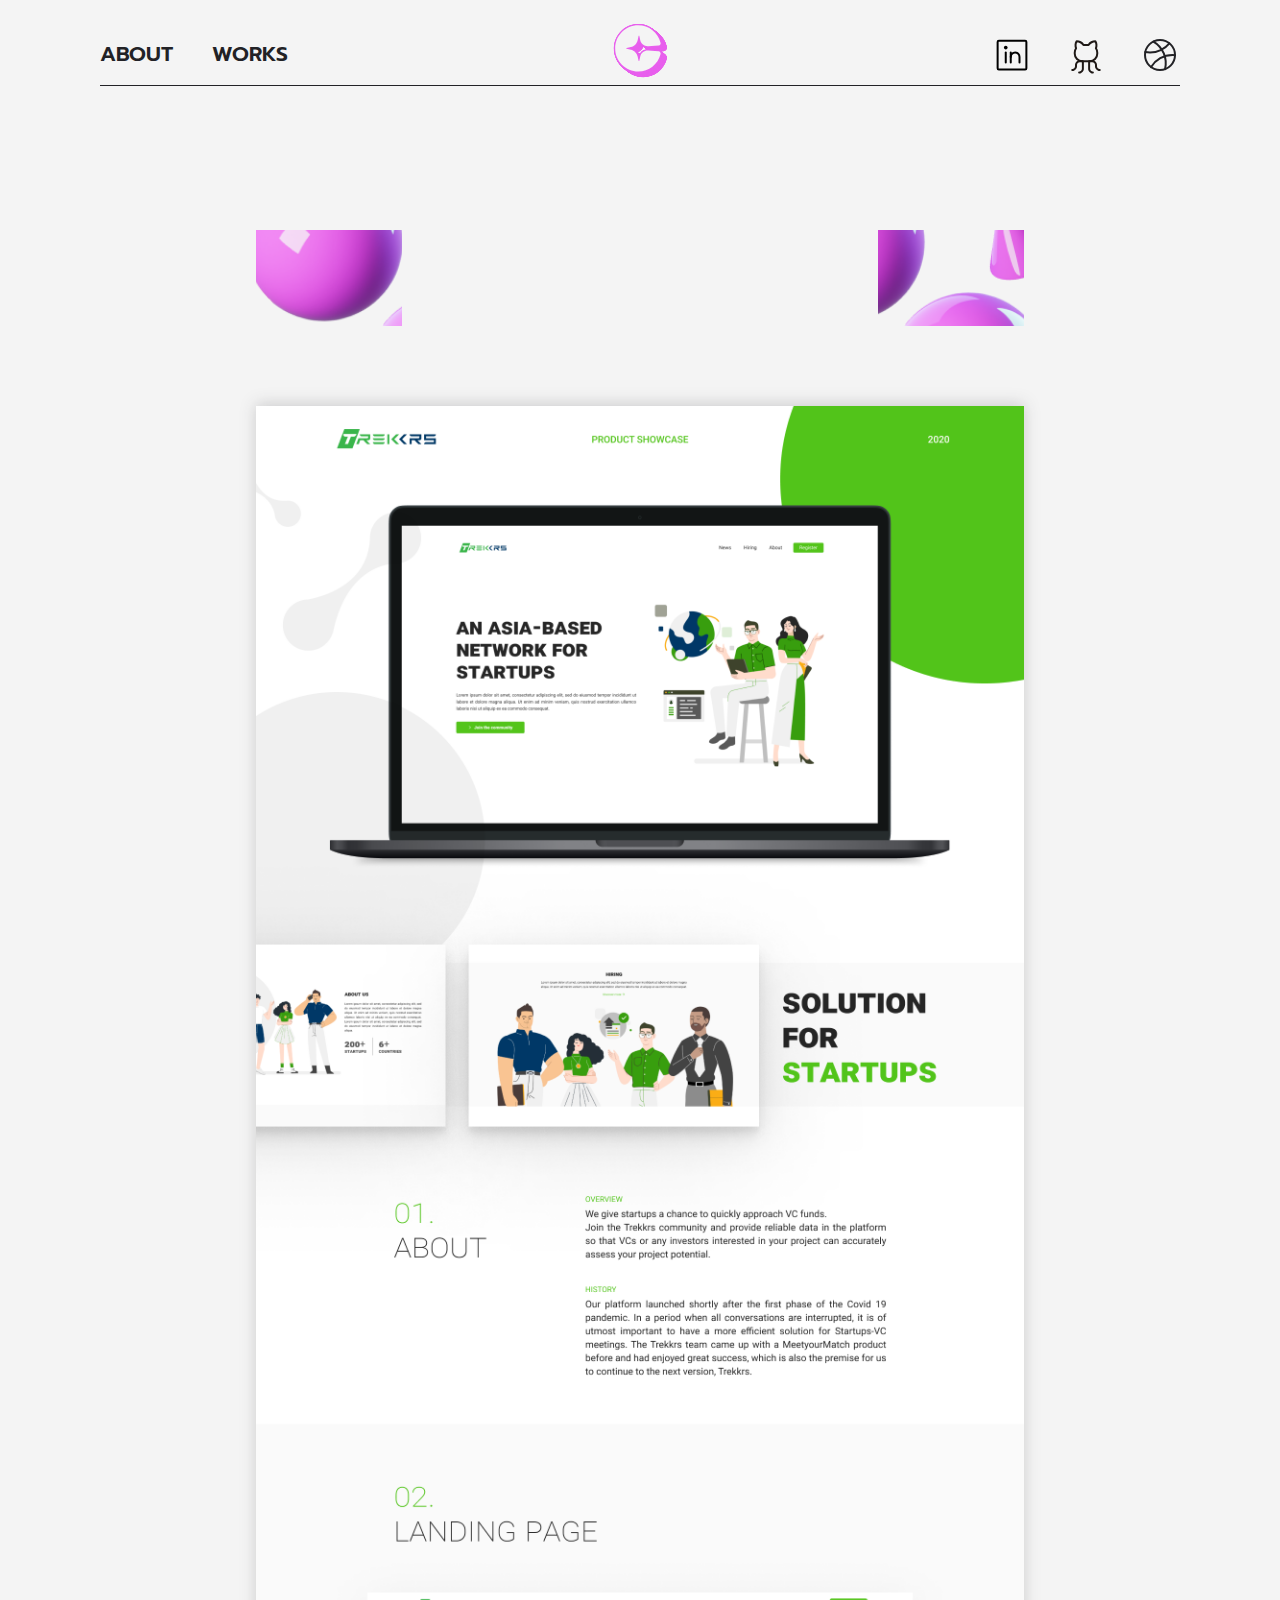
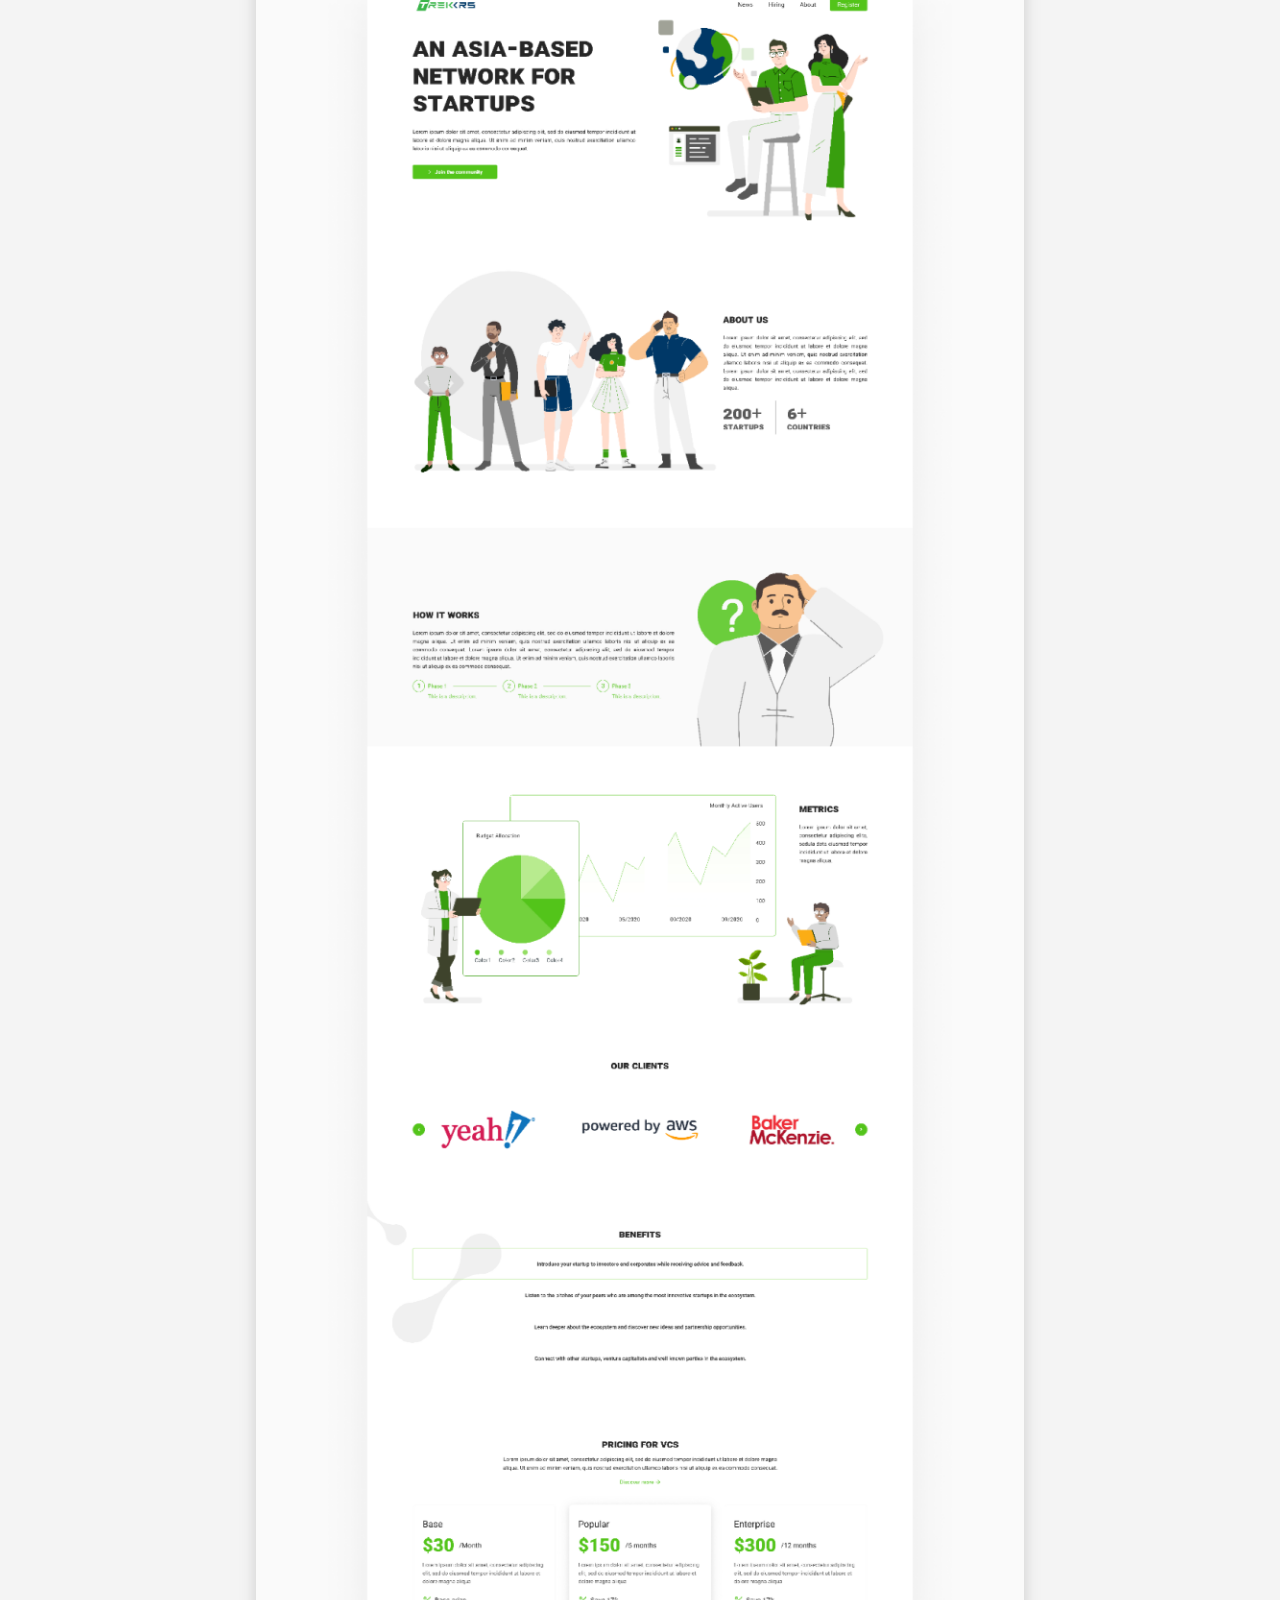
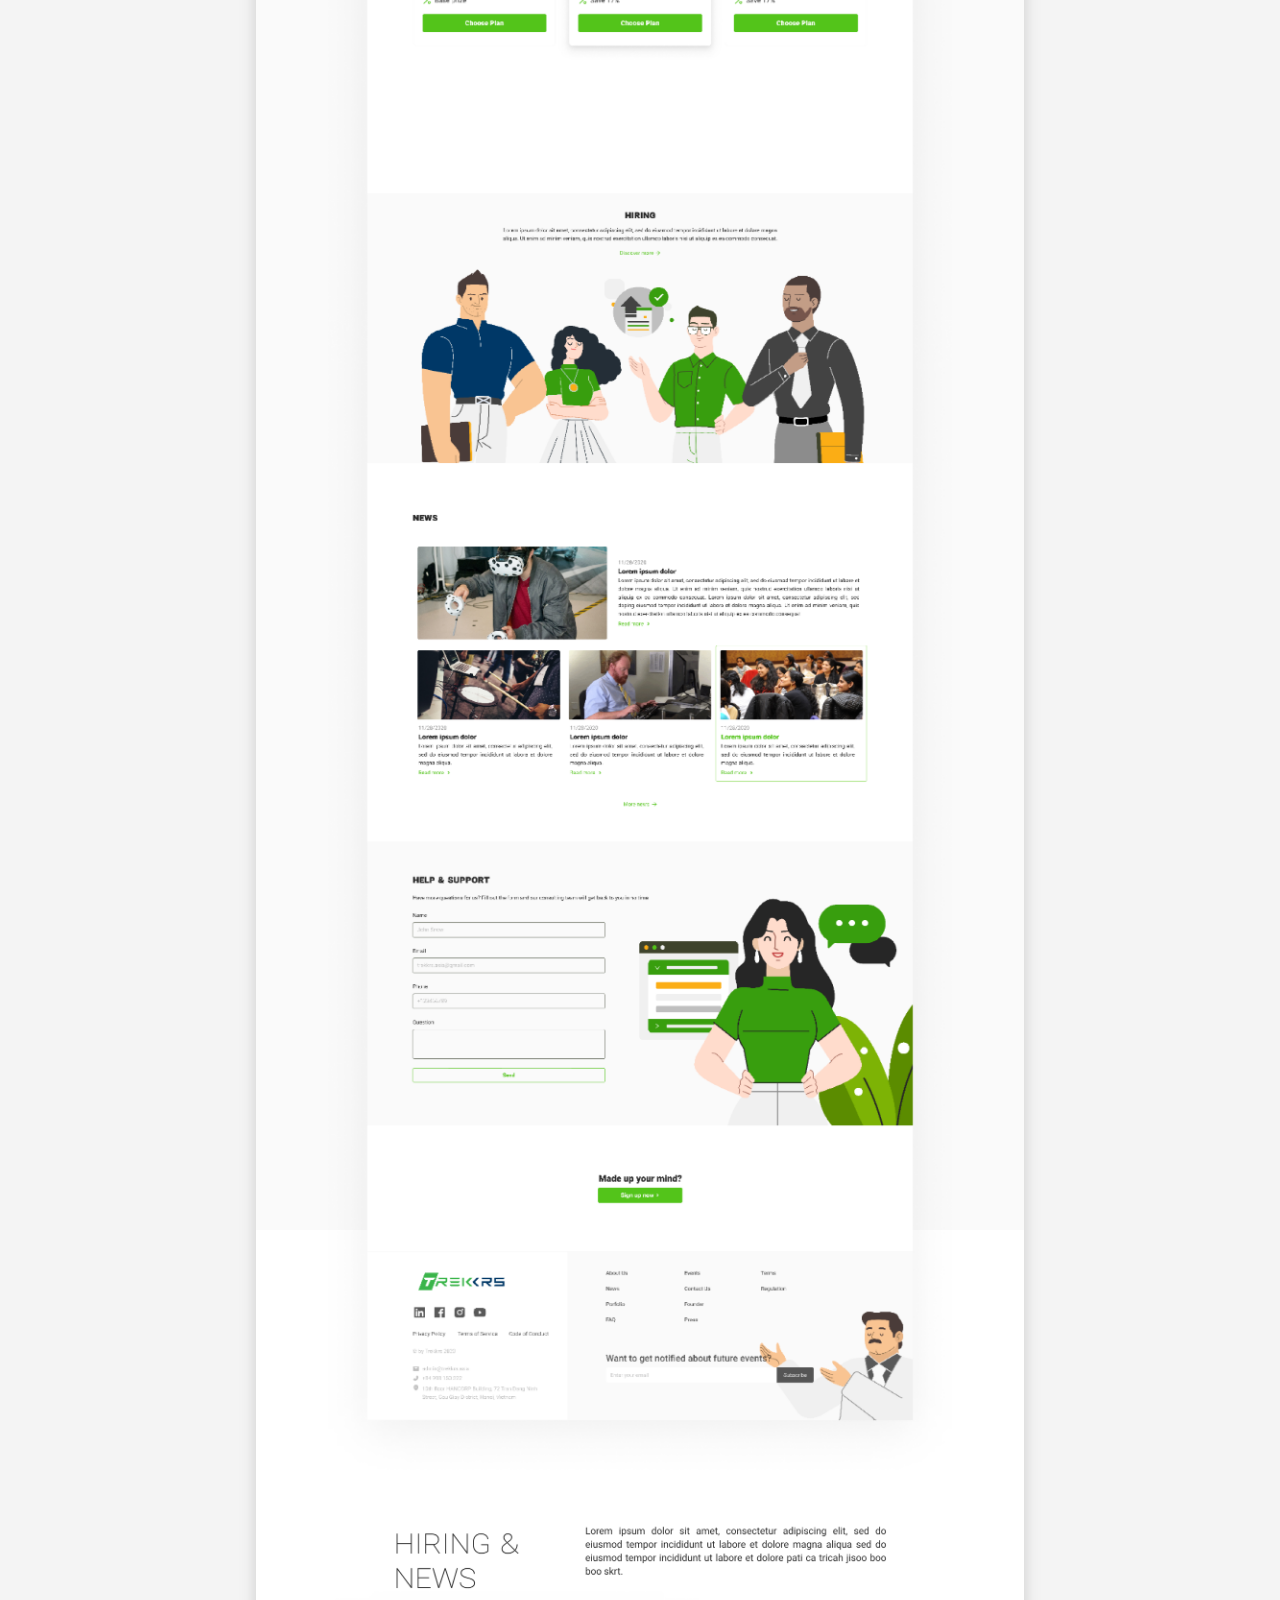
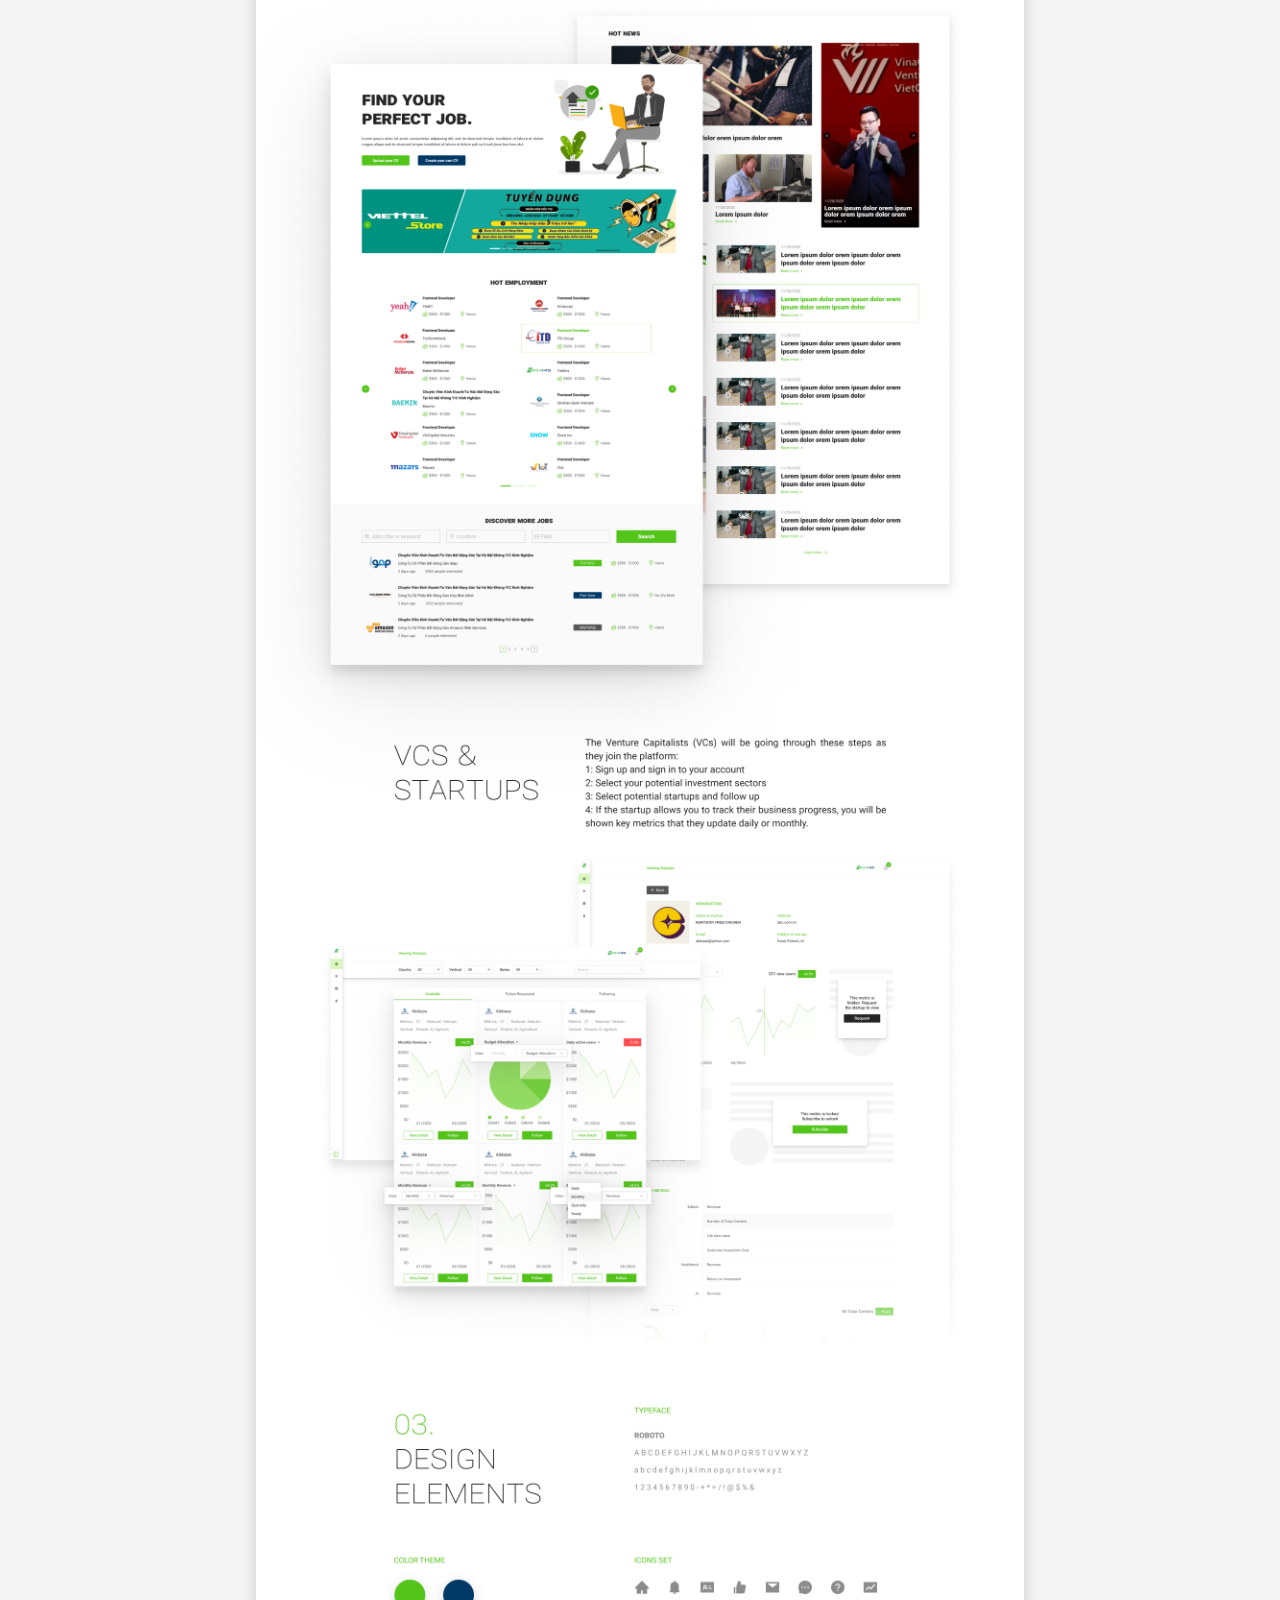
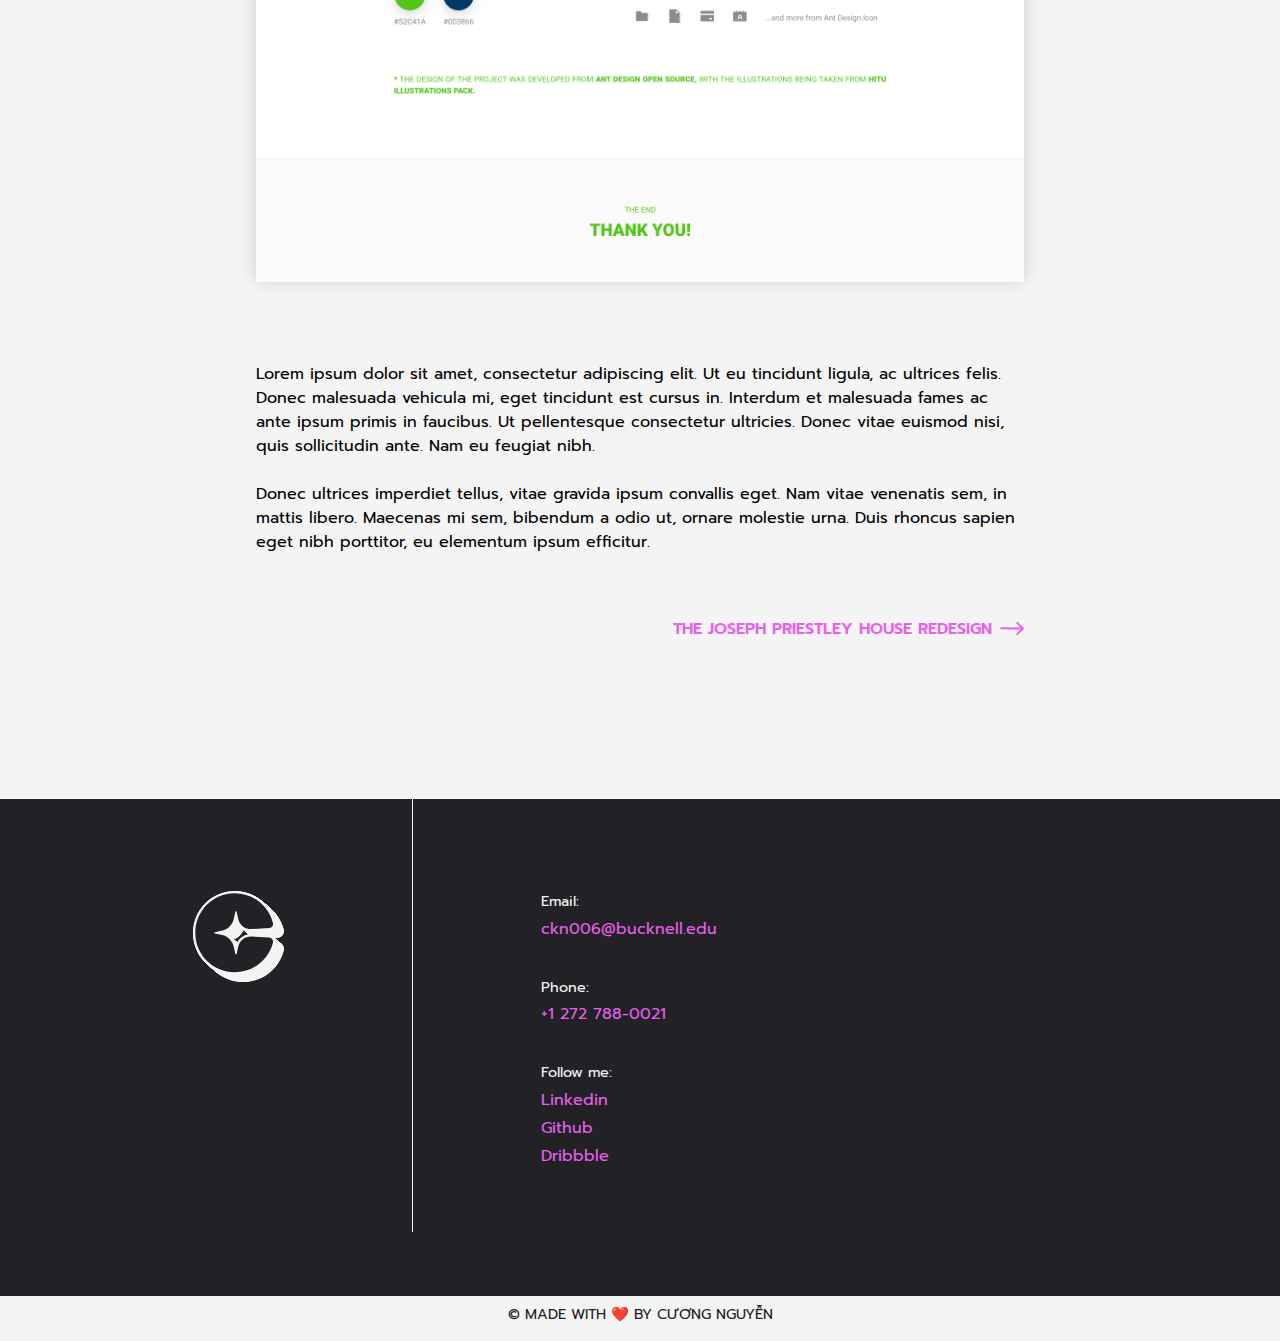
<file: work-trekkrs.html>
<html lang="en">
<head>
	<meta charset="UTF-8">
	<meta http-equiv="X-UA-Compatible" content="IE=edge">
	<meta name="viewport" content="width=device-width, initial-scale=1.0">
	<title>Cuong Nguyen's portfolio</title>
	<link rel="preconnect" href="https://fonts.googleapis.com"> 
	<link rel="preconnect" href="https://fonts.gstatic.com" crossorigin>
	<link href="https://fonts.googleapis.com/css2?family=Prompt:wght@400;600;900&display=swap" rel="stylesheet">
	<link rel="stylesheet" href="style.css">
	<script src="https://ajax.googleapis.com/ajax/libs/jquery/3.6.0/jquery.min.js"></script>
	<script src="script.js" defer></script>
</head>
<body>
	<!-- NAV BAR -->
	<header style="padding-top: 16px;">
		<nav class="wrapper-grid">
				<ul>
					<ul class="nav-container">
						<a href="about.html"><li><h2>About</h2></li></a>
						<a href="works.html"><li><h2>Works</h2></li></a>
					</ul>
					<li><a href="index.html"><img src="assets/cLogo.svg" width="54px" height="54px"></a></li>
					<ul class="nav-container">
						<a href="https://www.linkedin.com/in/cuong-nguyen-3186301a2/" target="_blank" class="nav-icon" id="linkedin"></a>
						<a href="https://github.com/nkcuong2761" target="_blank" class="nav-icon" id="github"></a>
						<a href="https://dribbble.com/ckuong" target="_blank" class="nav-icon" id="dribbble"></a>
					</ul>
					<img src="assets/List.svg" id="menu-icon" onclick="openMenu()">
				</ul>
		</nav>
		<div id="dropdown-menu">
			<a href="about.html"><h2>About</h2></a>
			<a href="works.html"><h2>Works</h2></a>
			<ul>
				<a href="https://www.linkedin.com/in/cuong-nguyen-3186301a2/" target="_blank"><li><img class="nav-icon" src="assets/LinkedinLogo.svg"></li></a>
				<a href="https://github.com/nkcuong2761" target="_blank"><li><img class="nav-icon" src="assets/GithubLogo.svg"></li></a>
				<a href="https://dribbble.com/ckuong" target="_blank"><li><img class="nav-icon" src="assets/DribbbleLogo.svg"></li></a>
			</ul>
		</div>
		<div class="seperator-h" style="background-color: #222226; margin: 0 var(--gap);"></div>
	</header>

	<!-- HERO BANNER -->
	<main>
		<section class="hero-banner">
			<div class="wrapper-grid">
        <div class="h-container_grid web-elem">
					<div class="line-wrapper">
            <div class="image-wrapper"><img src="assets/pattern-big.png" style="
              transform: scale(3) translate(10%, 10%);"></div>
						<div class="heading-wrapper">
              <h1 class="delay1">Trekkrs</h1>
            </div>
						<div class="image-wrapper"><img src="assets/pattern-big.png" style="
              transform: scale(3) translate(-10%, 10%);"></div>
					</div>
        </div>
        <div class="h-container_grid mobile-elem">
					<div>
            <div class="line-wrapper">
              <div class="heading-wrapper">
                <h1>Trekkrs</h1>
              </div>
              <div class="image-wrapper"><img src="assets/pattern-mobile-s2.png" style="
                transform: scale(3) translate(-10%, 5%);"></div>
            </div>
          </div>
        </div>

        <img class="img-product" src="assets/trekkrs/Behance Showcase.png">
        
        <div style="display: flex; justify-content: center;">
          <div id="para">
            <p>Lorem ipsum dolor sit amet, consectetur adipiscing elit. Ut eu tincidunt ligula, ac ultrices felis. Donec malesuada vehicula mi, eget tincidunt est cursus in. Interdum et malesuada fames ac ante ipsum primis in faucibus. Ut pellentesque consectetur ultricies. Donec vitae euismod nisi, quis sollicitudin ante. Nam eu feugiat nibh.<br><br>
                    Donec ultrices imperdiet tellus, vitae gravida ipsum convallis eget. Nam vitae venenatis sem, in mattis libero. Maecenas mi sem, bibendum a odio ut, ornare molestie urna. Duis rhoncus sapien eget nibh porttitor, eu elementum ipsum efficitur.</p>
            <a class="next-work-link" href="work-josephp.html">
              <h3>The Joseph Priestley House redesign</h3>
              <svg width="24" height="21" viewBox="0 0 24 21" fill="none" xmlns="http://www.w3.org/2000/svg">
                <path d="M1.13867 10.2808L22.0288 10.5" stroke="currentColor" stroke-width="2" stroke-linecap="round" stroke-linejoin="round"/>
                <path d="M17.2637 16.0977L22.8614 10.4999L17.2637 4.90222" stroke="currentColor" stroke-width="2" stroke-linecap="round" stroke-linejoin="round"/>
              </svg>
            </a>
          </div>
        </div>
        
			</div>
		</section>

    <section class="my-works">
			<div class="wrapper-grid" style="padding-top: 0;">
				<!-- FOOTER -->
				<footer>
					<!-- <div class="seperator-h" style="background-color: #F4F4F4;"></div> -->

					<div class="footer-wrapper">
						<a href="index.html" style="width: 92px; height: 92px;" id="logo"></a>

						<div class="seperator-v web-elem" style="background-color: #F4F4F4;"></div>

						<div class="footer-contact">
							<div>
								<small>Email:</small>
								<a href="mailto:ckn006@bucknell.edu"><em>ckn006@bucknell.edu</em></a>
							</div>
							<div>
								<small>Phone:</small>
								<em>+1 272 788-0021</em>
							</div>
							<div>
								<small>Follow me:</small>
								<a href="https://www.linkedin.com/in/cuong-nguyen-3186301a2/" target="_blank"><em>Linkedin</em></a>
								<a href="https://github.com/nkcuong2761" target="_blank"><em>Github</em></a>
								<a href="https://dribbble.com/ckuong" target="_blank"><em>Dribbble</em></a>
							</div>
						</div>

					</div>
				</footer>

			</div>
		</section>
	</main>

	<!-- COPYRIGHT -->
	<section class="copyright">
		<small>© MADE WITH ❤️ BY CƯƠNG NGUYỄN</small>
	</section>
	
</body>
</html>
</file>
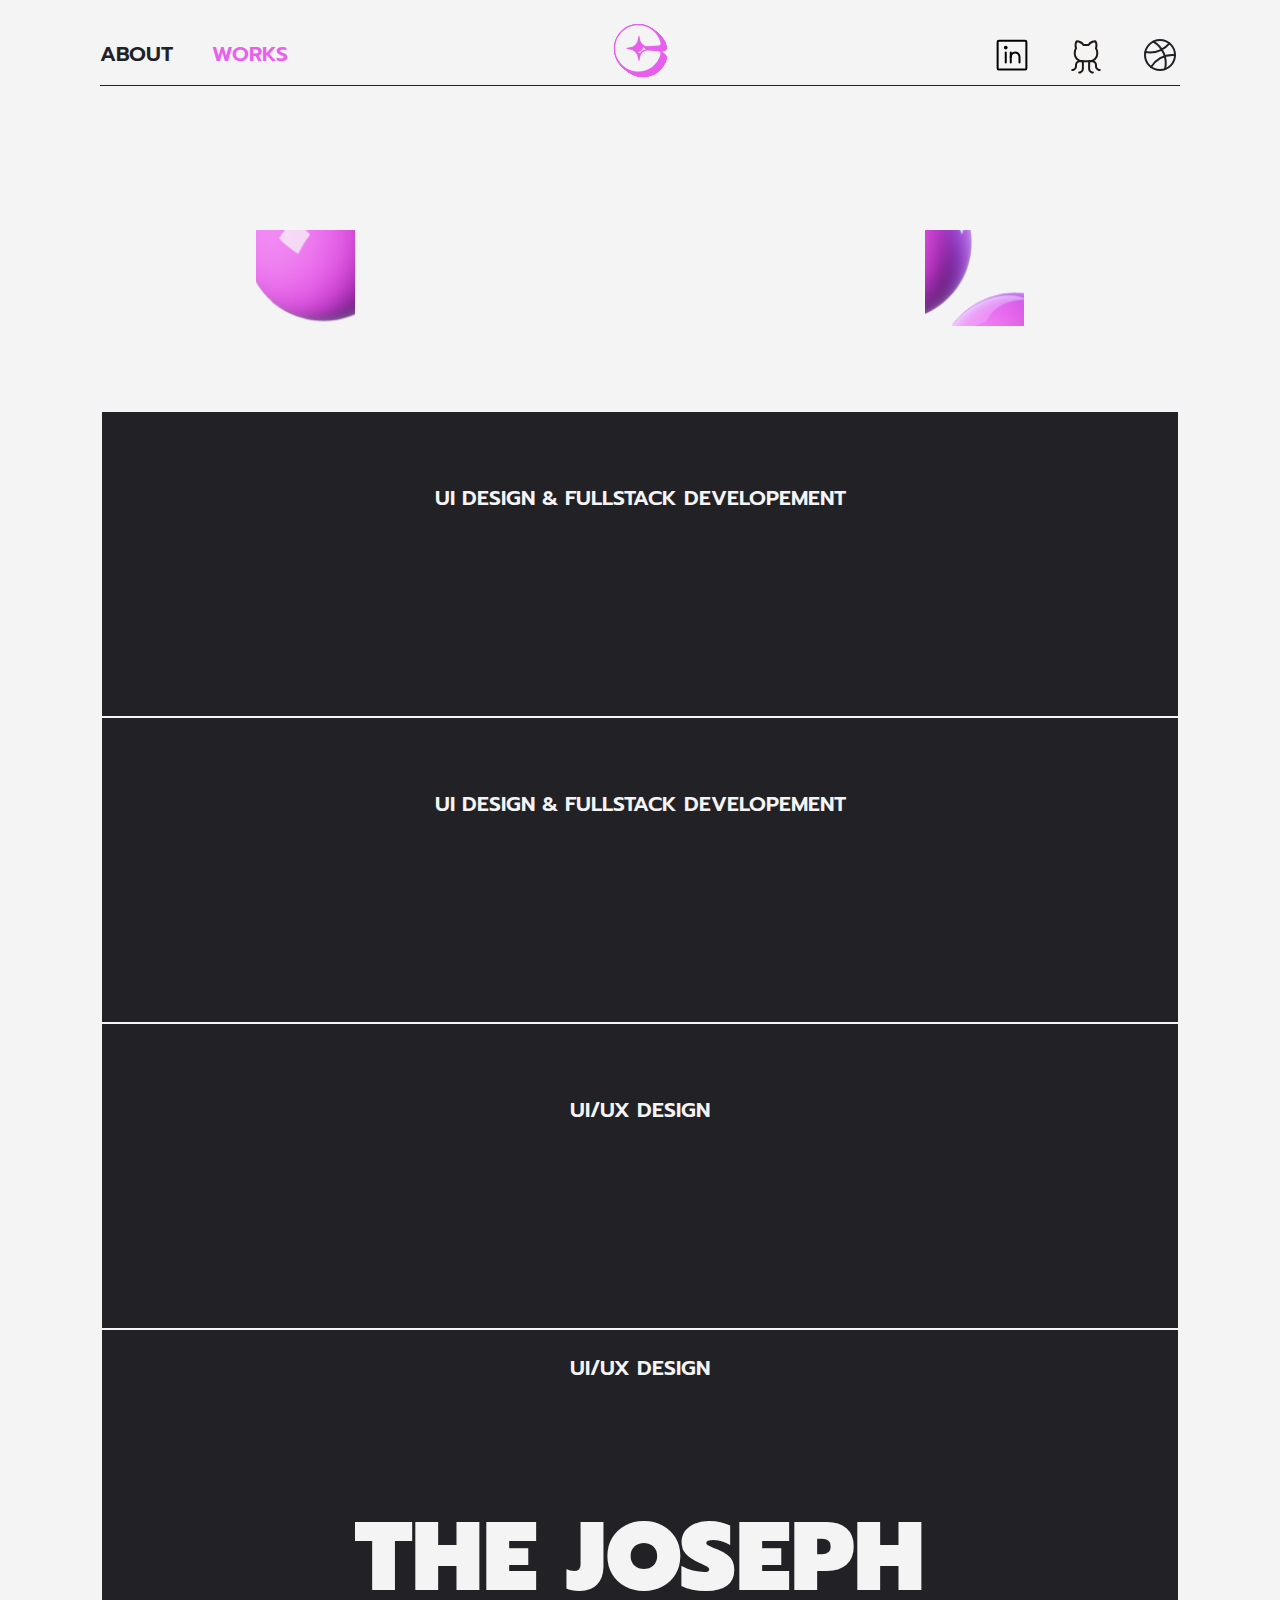
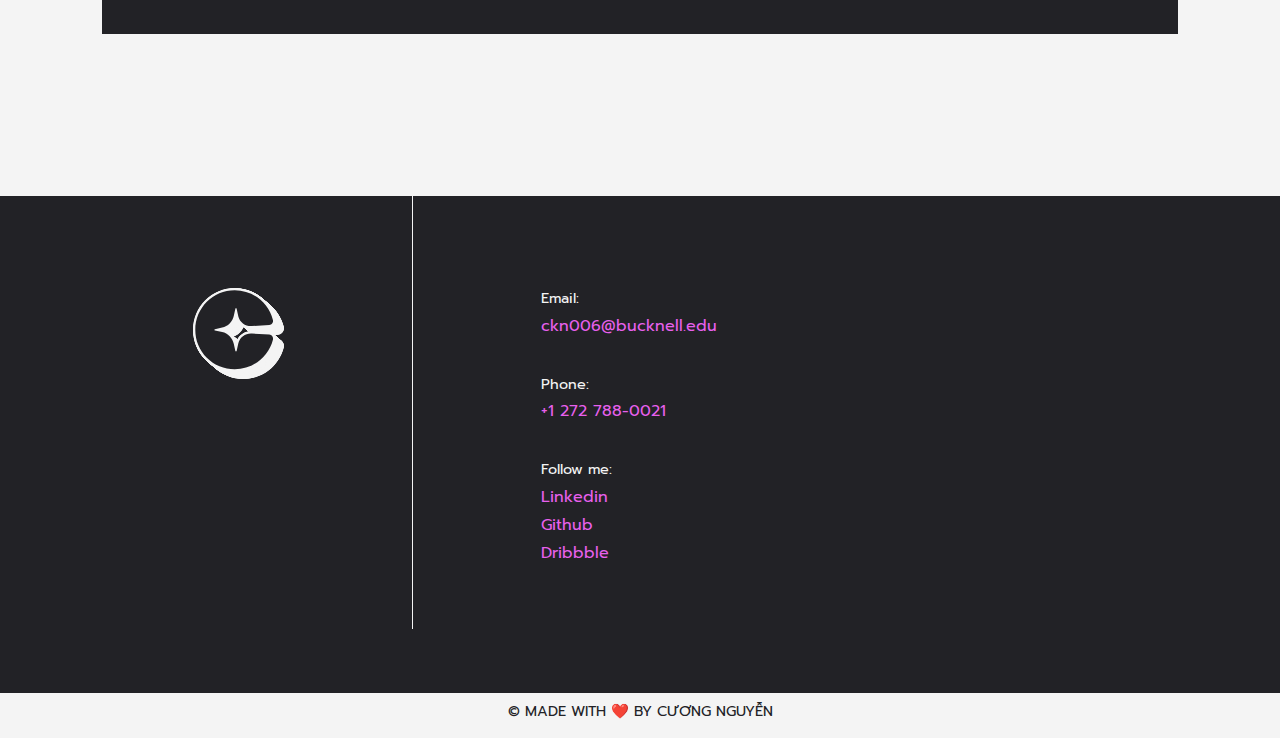
<file: works.html>
<html lang="en">
<head>
	<meta charset="UTF-8">
	<meta http-equiv="X-UA-Compatible" content="IE=edge">
	<meta name="viewport" content="width=device-width, initial-scale=1.0">
	<title>Cuong Nguyen's portfolio</title>
	<link rel="preconnect" href="https://fonts.googleapis.com"> 
	<link rel="preconnect" href="https://fonts.gstatic.com" crossorigin>
	<link href="https://fonts.googleapis.com/css2?family=Prompt:wght@400;600;900&display=swap" rel="stylesheet">
	<link rel="stylesheet" href="style.css">
	<link rel="stylesheet" href="styleAbout.css">
	<script src="https://ajax.googleapis.com/ajax/libs/jquery/3.6.0/jquery.min.js"></script>
	<script src="script.js" defer></script>
</head>
<body>
	<!-- NAV BAR -->
	<header style="padding-top: 16px;">
		<nav class="wrapper-grid">
				<ul>
					<ul class="nav-container">
						<a href="about.html"><li><h2>About</h2></li></a>
						<a href="" style="color: #E860ED;"><li><h2>Works</h2></li></a>
					</ul>
					<li><a href="index.html"><img src="assets/cLogo.svg" width="54px" height="54px"></a></li>
					<ul class="nav-container">
						<a href="https://www.linkedin.com/in/cuong-nguyen-3186301a2/" target="_blank" class="nav-icon" id="linkedin"></a>
						<a href="https://github.com/nkcuong2761" target="_blank" class="nav-icon" id="github"></a>
						<a href="https://dribbble.com/ckuong" target="_blank" class="nav-icon" id="dribbble"></a>
					</ul>
					<img src="assets/List.svg" id="menu-icon" onclick="openMenu()">
				</ul>
		</nav>
		<div id="dropdown-menu">
			<a href="about.html"><h2>About</h2></a>
			<a href="" style="color: #E860ED;"><h2>Works</h2></a>
			<ul>
				<a href="https://www.linkedin.com/in/cuong-nguyen-3186301a2/" target="_blank"><li><img class="nav-icon" src="assets/LinkedinLogo.svg"></li></a>
				<a href="https://github.com/nkcuong2761" target="_blank"><li><img class="nav-icon" src="assets/GithubLogo.svg"></li></a>
				<a href="https://dribbble.com/ckuong" target="_blank"><li><img class="nav-icon" src="assets/DribbbleLogo.svg"></li></a>
			</ul>
		</div>
		<div class="seperator-h" style="background-color: #222226; margin: 0 var(--gap);"></div>
	</header>

	<!-- HERO BANNER -->
	<main>
		<section class="hero-banner">
			<div class="wrapper-grid">
        <div class="h-container_grid web-elem">
					<div class="line-wrapper">
            <div class="image-wrapper"><img src="assets/pattern-big.png" style="
              transform: scale(3) translate(10%, 10%);"></div>
						<div class="heading-wrapper">
              <h1>My works</h1>
            </div>
						<div class="image-wrapper"><img src="assets/pattern-big.png" style="
              transform: scale(3) translate(-10%, 10%);"></div>
					</div>
        </div>
        <div class="h-container_grid mobile-elem">
					<div>
            <div class="line-wrapper">
              <div class="heading-wrapper">
                <h1>My</h1>
              </div>
              <div class="image-wrapper"><img src="assets/pattern-mobile-s2.png" style="
                transform: scale(3) translate(-10%, 5%);"></div>
            </div>
            <div class="line-wrapper">
              <div class="image-wrapper"><img src="assets/pattern-mobile-b.png" style="
                transform: scale(3.2) translate(0, 5%);"></div>
              <div class="heading-wrapper">
                <h1>works</h1>
              </div>
            </div>
          </div>
        </div>

        <table style="margin-top: 84px;">
					<tr id="work-pizza4p"><td>
						<h2>UI design & fullstack developement</h2>
						<div class="heading-wrapper">
							<h1>Pizza 4p's app</h1>
						</div>
					</td></tr>
					<tr id="work-rsf"><td>
						<h2>UI design & fullstack developement</h2>
						<div class="heading-wrapper">
							<h1>ready, set, fit</h1>
						</div>
					</td></tr>
					<tr id="work-trekkrs"><td>
						<h2>UI/ux design</h2>
						<div class="heading-wrapper">
							<h1>trekkrs</h1>
						</div>
					</td></tr>
					<tr id="work-josephp"><td>
						<h2>UI/ux design</h2>
						<div class="heading-wrapper">
							<h1>The Joseph Priestley House</h1>
						</div>
					</td></tr>
					
				</table>
			</div>
		</section>

		<section class="my-works">
			<div class="wrapper-grid" style="padding-top: 0;">
				<!-- FOOTER -->
				<footer>
					<!-- <div class="seperator-h" style="background-color: #F4F4F4;"></div> -->

					<div class="footer-wrapper">
						<a href="index.html" style="width: 92px; height: 92px;" id="logo"></a>

						<div class="seperator-v web-elem" style="background-color: #F4F4F4;"></div>

						<div class="footer-contact">
							<div>
								<small>Email:</small>
								<a href="mailto:ckn006@bucknell.edu"><em>ckn006@bucknell.edu</em></a>
							</div>
							<div>
								<small>Phone:</small>
								<em>+1 272 788-0021</em>
							</div>
							<div>
								<small>Follow me:</small>
								<a href="https://www.linkedin.com/in/cuong-nguyen-3186301a2/" target="_blank"><em>Linkedin</em></a>
								<a href="https://github.com/nkcuong2761" target="_blank"><em>Github</em></a>
								<a href="https://dribbble.com/ckuong" target="_blank"><em>Dribbble</em></a>
							</div>
						</div>

					</div>
				</footer>

			</div>
		</section>
	</main>

	<!-- COPYRIGHT -->
	<section class="copyright">
		<small>© MADE WITH ❤️ BY CƯƠNG NGUYỄN</small>
	</section>
	
</body>
</html>
</file>
<file: style.css>
@import 'animation.css';
@import 'styleAbout.css';

/* GLOBAL STYLING */
html {
    font-size: 100%;
    --maxWidth: 94.5rem;
    --gap: 5.75rem;
    --gapReversed: -5.75rem;
    --widthPara: 60vw;
    --maxWidthPara: 1070px;
    --paddingTop: 10rem;
    --headingHeight: 6rem;
}
body {
    background-color: #F4F4F4;
    font-family: 'Prompt', sans-serif;
}

/* TYPOGRAPHY */
h1, h2, h3 {
    text-transform: uppercase;
    margin: 0;
    padding: 0;
    line-height: 100%;
}

h1 {
    font-size: var(--headingHeight);
    font-weight: 900;
}

h2 {
    font-size: 1.3rem;
    font-weight: 600;
}

h3 {
    font-size: 1rem;
    font-weight: 600;
}

p, em {
    margin: 0;
    padding: 0;
    font-size: 1rem;
    font-weight: 400;
    line-height: 150%;
}

small {
    margin: 0;
    padding: 0;
    font-size: 0.9rem;
    font-weight: 400;
    line-height: 150%;
}

em {
    font-style: normal;
    color: #E860ED;
}

/* random stuffs */
.wrapper-grid {
    max-width: var(--maxWidth);
    margin: 0 auto;
    padding: 0 var(--gap);
    text-align: center;
}
.seperator-h {
    height: 1px;
    max-width: var(--maxWidth);
}
.seperator-v {
    width: 1px;
    align-self: stretch;
}

/* NAVIGATION BAR */
ul {
    margin: 0;
    padding: 0;
}
nav {
    margin-bottom: 1rem;
}
nav ul {
    display: flex;
    list-style: none;
    justify-content: space-between;
    align-items: center;
}
.nav-container {
    width: 11.75rem;
    display: flex;

}
.nav-icon {
    width: 2.5rem;
    height: 2.5rem;
}

#dropdown-menu {
    /* position:absolute; */
    display: none;
    width: 100vw;
    margin: 0 -8px;
    gap: 2.25em;
    flex-direction: column;
    padding: 36px 0px 36px 0px;
    align-items: center;
    background-color: #F4F4F4;
    z-index: 3;
}
#dropdown-menu ul {
    display: flex;
    list-style: none;
    align-items: center;
    gap: 24px;
}

/* HERO BANNER */
.hero-banner {
    padding-top: 9rem;
}
.h-container_grid {
    /* grid-column: 2/6; */
    /* position: relative; */
    margin: 0 auto;
    width: var(--widthPara);
    max-width: var(--maxWidthPara);
    display: flex;
    gap: 2.25rem;
    flex-direction: column;
}
.line-wrapper {
    display: flex;
    justify-content: space-between;
    align-items: center;
    gap: 1rem;
    height: var(--headingHeight);
}
.heading-wrapper {
    flex-shrink: 0;
    overflow: hidden;
}
.line-wrapper .button {
    flex-grow: 3;
}
.image-wrapper {
    flex-grow: 3;
    height: var(--headingHeight);
    overflow: hidden;
}
.image-wrapper img {
    flex-grow: 3;
    height: var(--headingHeight);
    object-fit: cover;
}

.hero-images {
    margin: -5rem -8px -7rem -8px;
    width: 100vw;
}

/* BUTTON */
.button {
    display: flex;
    height: 4.5rem;
    gap: 0.25rem;
    align-items: center;
    justify-content: center;
    color: #E860ED;
    border: 2px solid #E860ED;
    z-index: 5;
    font-family: inherit;
}

/* ABOUT ME */
.about-me {
    margin: var(--paddingTop) auto 0 auto;
    display: flex;
    max-width: var(--maxWidth);
    padding: 0 var(--gap);
    gap: 1.5rem;
    height: 28rem;
}
.about-me img {
    object-fit: cover;
}
.about-me .img-1 {
    min-width: 30%;
}
.about-me .img-2 {
    min-width: 6.25rem;
}
.aboutme-container {
    flex-shrink: 0;
    display: flex;
    flex-direction: column;
    justify-content: space-between;
    /* gap: 36px; */
}
.aboutme-container .button {
    width: 248px;
}

/* MY WORKS */
.my-works {
    background-color: #222226;
    margin: var(--paddingTop) -8px 0px -8px;
    padding: 0 8px;
    padding-bottom: 4rem;
    color: #F4F4F4;
}
table, th, td {
    border: 1px solid #F4F4F4;
}
table {
    color:#F4F4F4;
    width: 100%;
    border-collapse: collapse;
}
td {
    color: #F4F4F4;
    background-color: #222226;
}
td, th {
    display: flex;
    flex-direction: column;
    justify-content: center;
    align-items: center;
    gap: 2.25rem;
    height: 19rem;
    text-align: center;
    padding: 0 2rem;
}
th {
    background-color: #F4F4F4;
    color: #222226;
}

/* FOOTER */
footer {
    margin-top: var(--paddingTop);
}
.footer-wrapper {
    display: flex;
    align-items: flex-start;
    gap: 8rem;
}
.footer-wrapper #logo {
    margin: var(--gap) 0 0 var(--gap)
}
.footer-contact {
    padding-top: var(--gap);
    padding-bottom: 4rem;
    display: flex;
    flex-direction: column;
    align-items: flex-start;
    gap: 2.25rem;
}
.footer-contact div {
    display: flex;
    flex-direction: column;
    align-items: flex-start;
    gap: 0.25rem;
}

/* COPYRIGHT */
.copyright {
    padding: 0.5rem 0;
    text-align: center;
    background-color: #F4F4F4;
    color: #222226;
}


/* MEDIA QUERIES */
@media screen and (max-width: 651px) {
    .web-elem, .nav-container{
        display: none;
    }
    .mobile-elem {
        display:flex;
    }
    html {
        font-size: 80%;
        --gap: 1rem;
        --headingHeight: 5rem;
    }
    .wrapper-grid {
        max-width: var(--maxWidth);
        margin: 0 auto;
        padding: 0 var(--gap);
        text-align: center;
    }

    .h-container_grid {
        width: 100%;
    }
    .hero-images {
        margin: 5rem -8px 0px -8px;
    }

    .about-me {
        /* margin: var(--paddingTop) auto 0 auto; */
        flex-direction: column;
        /* gap: 1.5rem; */
        height: auto;
    }
    .about-me .img-2 {
        max-height: 10rem;
    }
    .aboutme-container {
        align-items: center;
        text-align: center;
        gap: 2rem;
    }
    .aboutme-container .button {
        width: 100%;
    }

    td, th {
        height: 24rem;
    }

    .footer-wrapper {
        flex-direction: column;
        gap: 2rem;
    }
    .footer-wrapper #logo {
        margin: 2rem 0 0 0;
    }

    h1 {
        font-size: 6rem;
    }
    h3, p, em {
        font-size: 1.2rem;
    }
    small {
        font-size: 1rem;
    }
}
@media screen and (min-width: 652px) and (max-width: 1239px) {
    .web-elem{
        display: flex;
    }
    .mobile-elem, #menu-icon {
        display: none;
    }
    html {
        font-size: 90%;
        --gap: 2rem;
    }
    .h-container_grid {
        width: 100%;
    }

    .about-me {
        flex-direction: column;
        height: auto;
    }
    .about-me .img-2 {
        max-height: 10rem;
    }
    .aboutme-container {
        align-items: center;
        text-align: center;
        gap: 2rem;
    }
    .aboutme-container .button {
        width: 100%;
    }
}
@media screen and (min-width: 1240px) {
    .web-elem{
        display: flex;
    }
    .mobile-elem, #menu-icon {
        display: none;
    }
    html {
        font-size: 100%;
        --gap: 5.75rem;
    }
}
</file>
<file: styleAbout.css>
.img-bizpitch {
  width: 100%;
  height: 800px;
  object-fit: cover;
  padding-top: 5rem;
  filter: drop-shadow(0px 4px 115px rgba(232, 96, 237, 0.0969343)) drop-shadow(0px 0.893452px 25.6868px rgba(232, 96, 237, 0.143066)) drop-shadow(0px 0.266004px 7.64762px rgba(232, 96, 237, 0.24));
}

.wrapper-grid #para {
  text-align: start;
  padding-top: 5rem;
  display: flex;
  justify-content: center;
  flex-direction: column;
  gap: 4rem;
}

.wrapper-grid .button {
  width: 424px;
  align-self: center;
}

.img-product {
  width: var(--widthPara);
  max-width: var(--maxWidthPara);
  object-fit: cover;
  padding-top: 5rem;
  filter: drop-shadow(0px -2px 8px rgba(34, 34, 38, 0.19));
}

.next-work-link {
  display: flex;
  align-items: center;
  gap: 8px;
  justify-content: end;
}
.next-work-link svg {
  color: #E860ED;
}

/* MEDIA QUERIES */
@media screen and (max-width: 651px) {
  .img-bizpitch {
    padding-top: 3rem;
    height: 520px;
  }
  .wrapper-grid #para {
    padding-top: 3rem;
    width: 100%;
  }
  .wrapper-grid .button {
    width: 100%;
  }
}

@media screen and (max-width: 1239px) {
  .wrapper-grid #para, .next-work-link {
    max-width: 100%;
  }
  .img-product {
    padding-top: 3rem;
    width: 100%;
  }
}

@media screen and (min-width: 1240px) {
  .wrapper-grid #para, .next-work-link {
    width: var(--widthPara);
    max-width: var(--maxWidthPara);
  }
}
</file>
